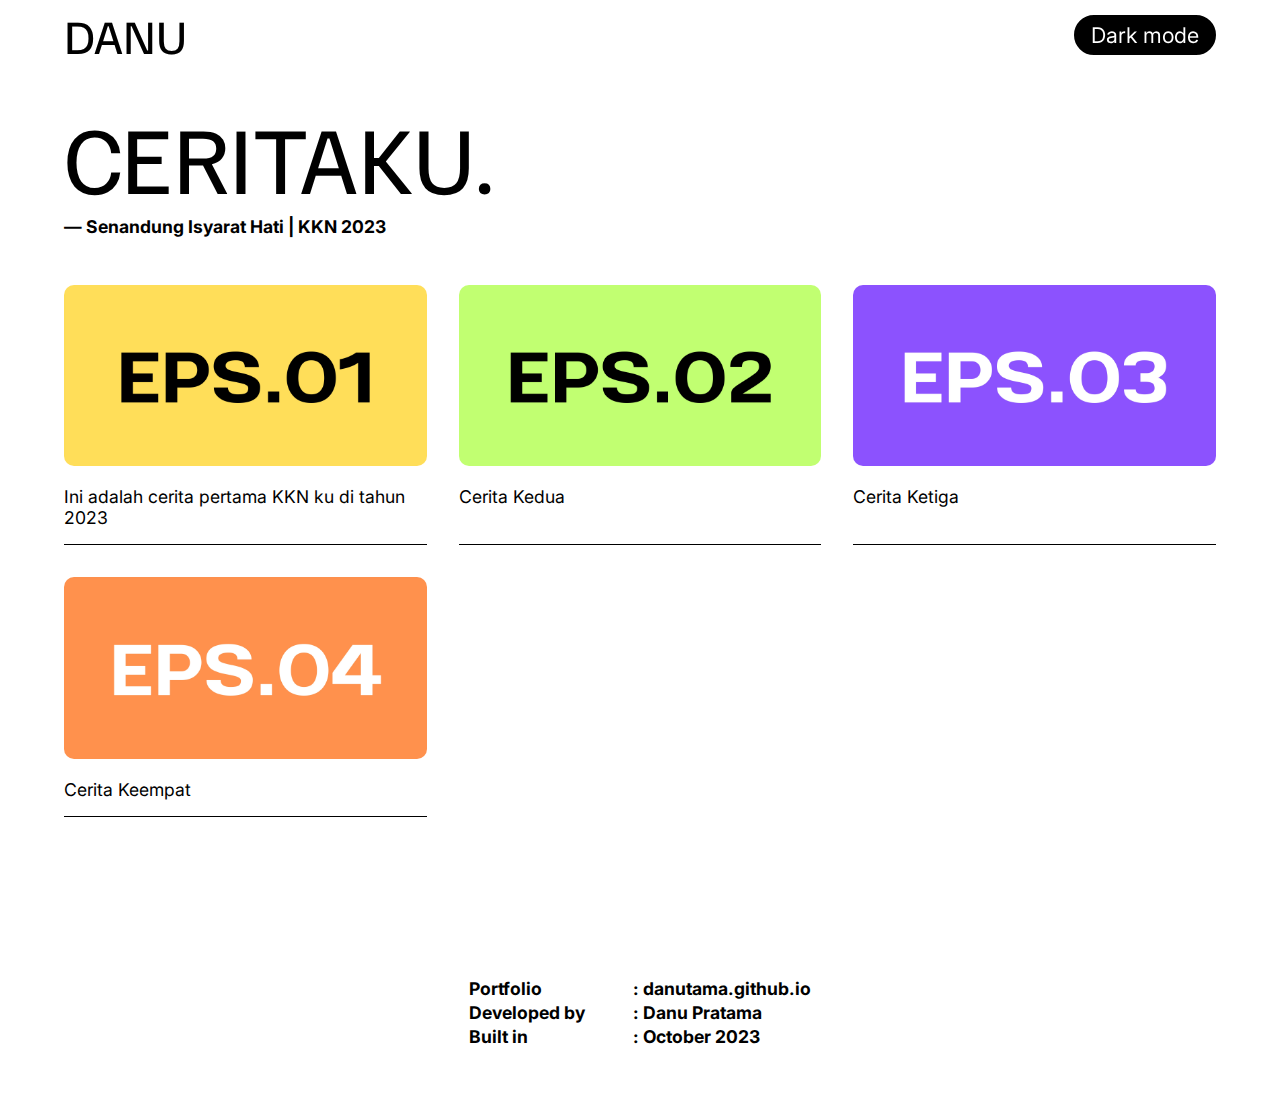
<file: index.html>
<!DOCTYPE html>

<html lang="en">
  <head>
    <meta charset="UTF-8" />
    <meta http-equiv="X-UA-Compatible" content="IE=edge" />
    <meta name="viewport" content="width=device-width, initial-scale=1.0" />

    <meta name="description" content="Personal blog for my studies">
    <meta name="keywords" content="Danu Pratama, blog">
    <meta name="robots" content="index, follow">
    <meta name="language" content="English">
    <link rel="canonical" href="https://danutama.github.io/blog">

    <meta property="og:title" content="Danu Pratama | Personal Blog">
    <meta property="og:description" content="Personal blog for my studies">
    <meta property="og:image" content="https://danutama.github.io/blog/assets/img/blog.png">
    <meta property="og:url" content="https://danutama.github.io/blog">
    <meta property="og:type" content="website">

    <title>Danu Pratama - Personal Blog</title>
    <link rel="icon" type="image/x-icon" href="https://danutama.github.io/assets/img/favicon.ico"/>
    <link rel="apple-touch-icon" href="https://danutama.github.io/assets/img/favicon.png"/>

    <link rel="preload" href="assets/js/main.js" as="script">
    <link rel="preload" href="assets/css/style.css" as="style">
    <link rel="stylesheet" href="assets/css/style.css" />

  </head>

  <body>
    <header>
      <nav id="nav">
        <div class="navbar">
          <a href="https://danutama.github.io/blog" class="nav-logo">DANU</a>
  
          <div class="navbar-btn-wrapper">
            <!-- DARK-LIGHT MODE -->
            <button class="theme-toggle-button">Dark mode</button>
            <!-- END -->
          </div>

        </div>
      </nav>
      
    </header>

    <main class="main">
      <!------------------ HERO SECTION -------------------->
      <section id="hero">

        <div class="container">
            <h1>CERITAKU.</h1>
            <p class="subtitle">&mdash; Senandung Isyarat Hati | KKN 2023</p>

            <div class="list-blog">

                <div class="blog-box">
                    <img src="assets/img/blog1.webp" alt="">

                    <div class="blog-title">
                        <a href="cerita-1">Ini adalah cerita pertama KKN ku di tahun 2023</a>
                    </div>
                </div>

                <div class="blog-box">
                    <img src="assets/img/blog2.webp" alt="">

                    <div class="blog-title">
                        <a href="cerita-2">Cerita Kedua</a>
                    </div>
                </div>

                <div class="blog-box">
                    <img src="assets/img/blog3.webp" alt="">

                    <div class="blog-title">
                        <a href="cerita-3">Cerita Ketiga</a>
                    </div>
                </div>

                <div class="blog-box">
                    <img src="assets/img/blog4.webp" alt="">

                    <div class="blog-title">
                        <a href="cerita-4">Cerita Keempat</a>
                    </div>
                </div>

            </div>
        </div>

      </section>
      <!------------------ HERO SECTION END -------------------->
    </main>

    <!------------------ FOOTER -------------------->
    <footer>
      <section id="footer-section">
        <div class="container footer">
          <div class="footer-credit-left">
            Portfolio<br>
            Developed by<br>
            Built in
          </div>
          <div class="footer-credit-right">
            <a href="https://danutama.github.io" target="_blank">: danutama.github.io</a>
            <br>: Danu Pratama
            <br>: October 2023
          </div>
        </div>
      </section>
    </footer>
    <!------------------ END -------------------->

    <!---------- SCRIPT ---------->
    <script src="https://code.jquery.com/jquery-3.5.1.min.js"></script>
    <script src="assets/js/main.js"></script>
  </body>
</html>
</file>
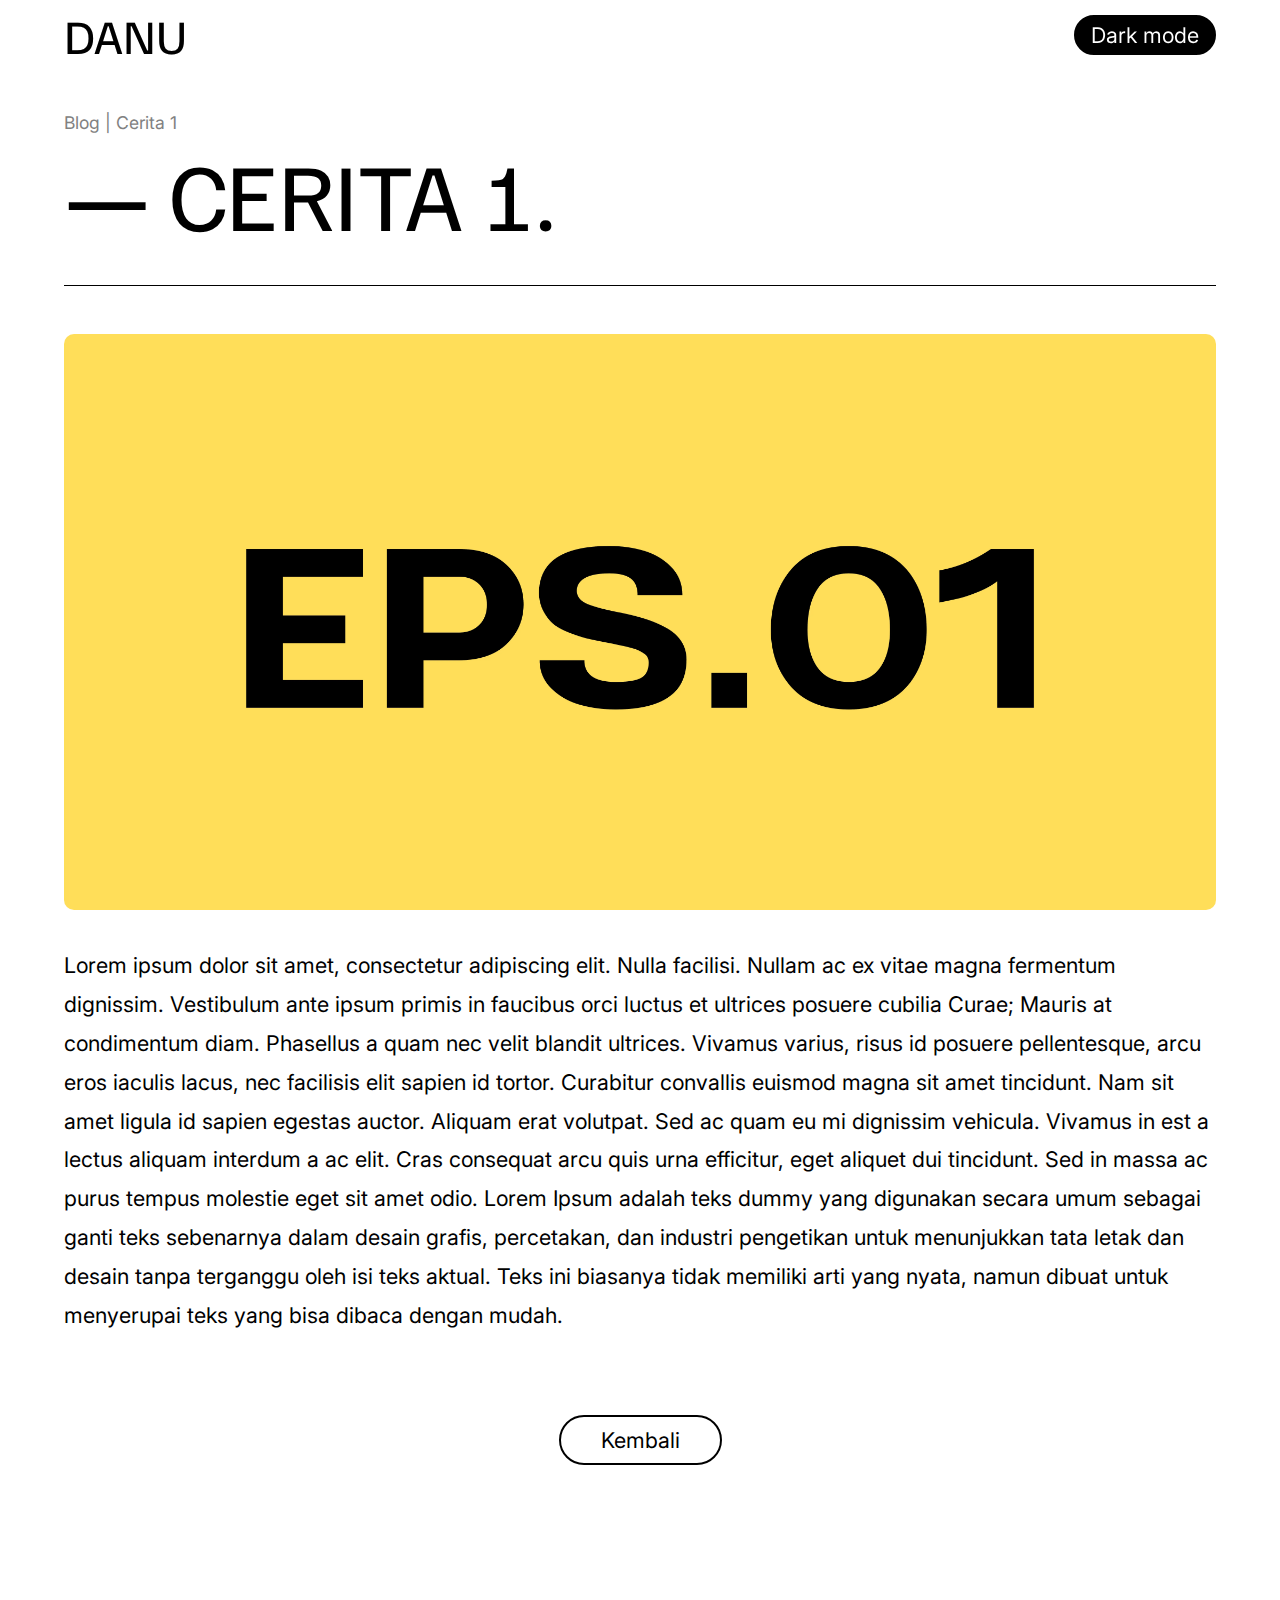
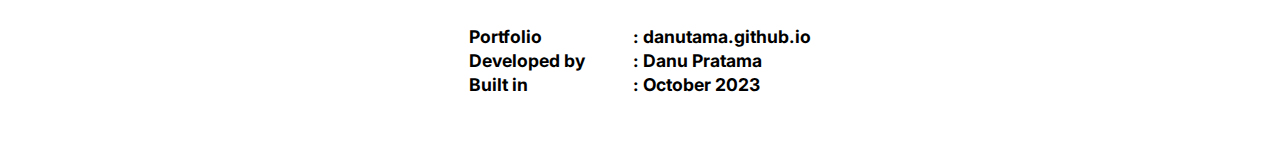
<file: cerita-1.html>
<!DOCTYPE html>

<html lang="en">
  <head>
    <meta charset="UTF-8" />
    <meta http-equiv="X-UA-Compatible" content="IE=edge" />
    <meta name="viewport" content="width=device-width, initial-scale=1.0" />

    <meta name="description" content="Personal blog for my studies" />
    <meta name="keywords" content="Danu Pratama, blog" />
    <meta name="robots" content="index, follow" />
    <meta name="language" content="English" />
    <link rel="canonical" href="https://danutama.github.io/blog" />

    <meta property="og:title" content="Danu Pratama | Cerita 1" />
    <meta property="og:description" content="Personal blog for my studies" />
    <meta property="og:image" content="https://danutama.github.io/blog/assets/img/blog1.webp" />
    <meta property="og:url" content="https://danutama.github.io/blog" />
    <meta property="og:type" content="website" />

    <title>Danu Pratama - Cerita 1</title>
    <link rel="icon" type="image/x-icon" href="https://danutama.github.io/assets/img/favicon.ico" />
    <link rel="apple-touch-icon" href="https://danutama.github.io/assets/img/favicon.png" />

    <link rel="preload" href="assets/js/main.js" as="script" />
    <link rel="preload" href="assets/css/style.css" as="style" />
    <link rel="stylesheet" href="assets/css/style.css" />
  </head>

  <body>
    <header>
      <nav id="nav">
        <div class="navbar">
          <a href="https://danutama.github.io/blog" class="nav-logo">DANU</a>

          <div class="navbar-btn-wrapper">
            <!-- DARK-LIGHT MODE -->
            <button class="theme-toggle-button">Dark mode</button>
            <!-- END -->
          </div>
        </div>
      </nav>
    </header>

    <main class="main">
      <!------------------ HERO SECTION -------------------->
      <section id="single-hero">
        <div class="container">
          <span class="breadcrumb">Blog | Cerita 1</span>
          <h1 class="single-title">&mdash; CERITA 1.</h1>
          <hr class="single-line">

          <div class="single-blog">
            <img class="banner" src="assets/img/blog1.webp" alt="" />
            <div class="single-paraghraph">
              <p>
                Lorem ipsum dolor sit amet, consectetur adipiscing elit. Nulla facilisi. Nullam ac ex vitae magna fermentum dignissim. Vestibulum ante ipsum primis in faucibus orci luctus et ultrices posuere cubilia Curae; Mauris at
                condimentum diam. Phasellus a quam nec velit blandit ultrices. Vivamus varius, risus id posuere pellentesque, arcu eros iaculis lacus, nec facilisis elit sapien id tortor. Curabitur convallis euismod magna sit amet
                tincidunt. Nam sit amet ligula id sapien egestas auctor. Aliquam erat volutpat. Sed ac quam eu mi dignissim vehicula. Vivamus in est a lectus aliquam interdum a ac elit. Cras consequat arcu quis urna efficitur, eget aliquet
                dui tincidunt. Sed in massa ac purus tempus molestie eget sit amet odio. Lorem Ipsum adalah teks dummy yang digunakan secara umum sebagai ganti teks sebenarnya dalam desain grafis, percetakan, dan industri pengetikan untuk
                menunjukkan tata letak dan desain tanpa terganggu oleh isi teks aktual. Teks ini biasanya tidak memiliki arti yang nyata, namun dibuat untuk menyerupai teks yang bisa dibaca dengan mudah.
              </p>
            </div>
          </div>

          <div class="btn-back">
            <button onclick="Previous()">Kembali</button>
          </div>
          <script>
            function Previous() {
              window.history.go(-1);
            }
          </script>
        
        </div>
      </section>
      <!------------------ HERO SECTION END -------------------->
    </main>

    <!------------------ FOOTER -------------------->
    <footer>
      <section id="footer-section">
        <div class="container footer">
          <div class="footer-credit-left">
            Portfolio<br>
            Developed by<br>
            Built in
          </div>
          <div class="footer-credit-right">
            <a href="https://danutama.github.io" target="_blank">: danutama.github.io</a>
            <br>: Danu Pratama
            <br>: October 2023
          </div>
        </div>
      </section>
    </footer>
    <!------------------ END -------------------->

    <!---------- SCRIPT ---------->
    <script src="https://code.jquery.com/jquery-3.5.1.min.js"></script>
    <script src="assets/js/main.js"></script>
  </body>
</html>
</file>
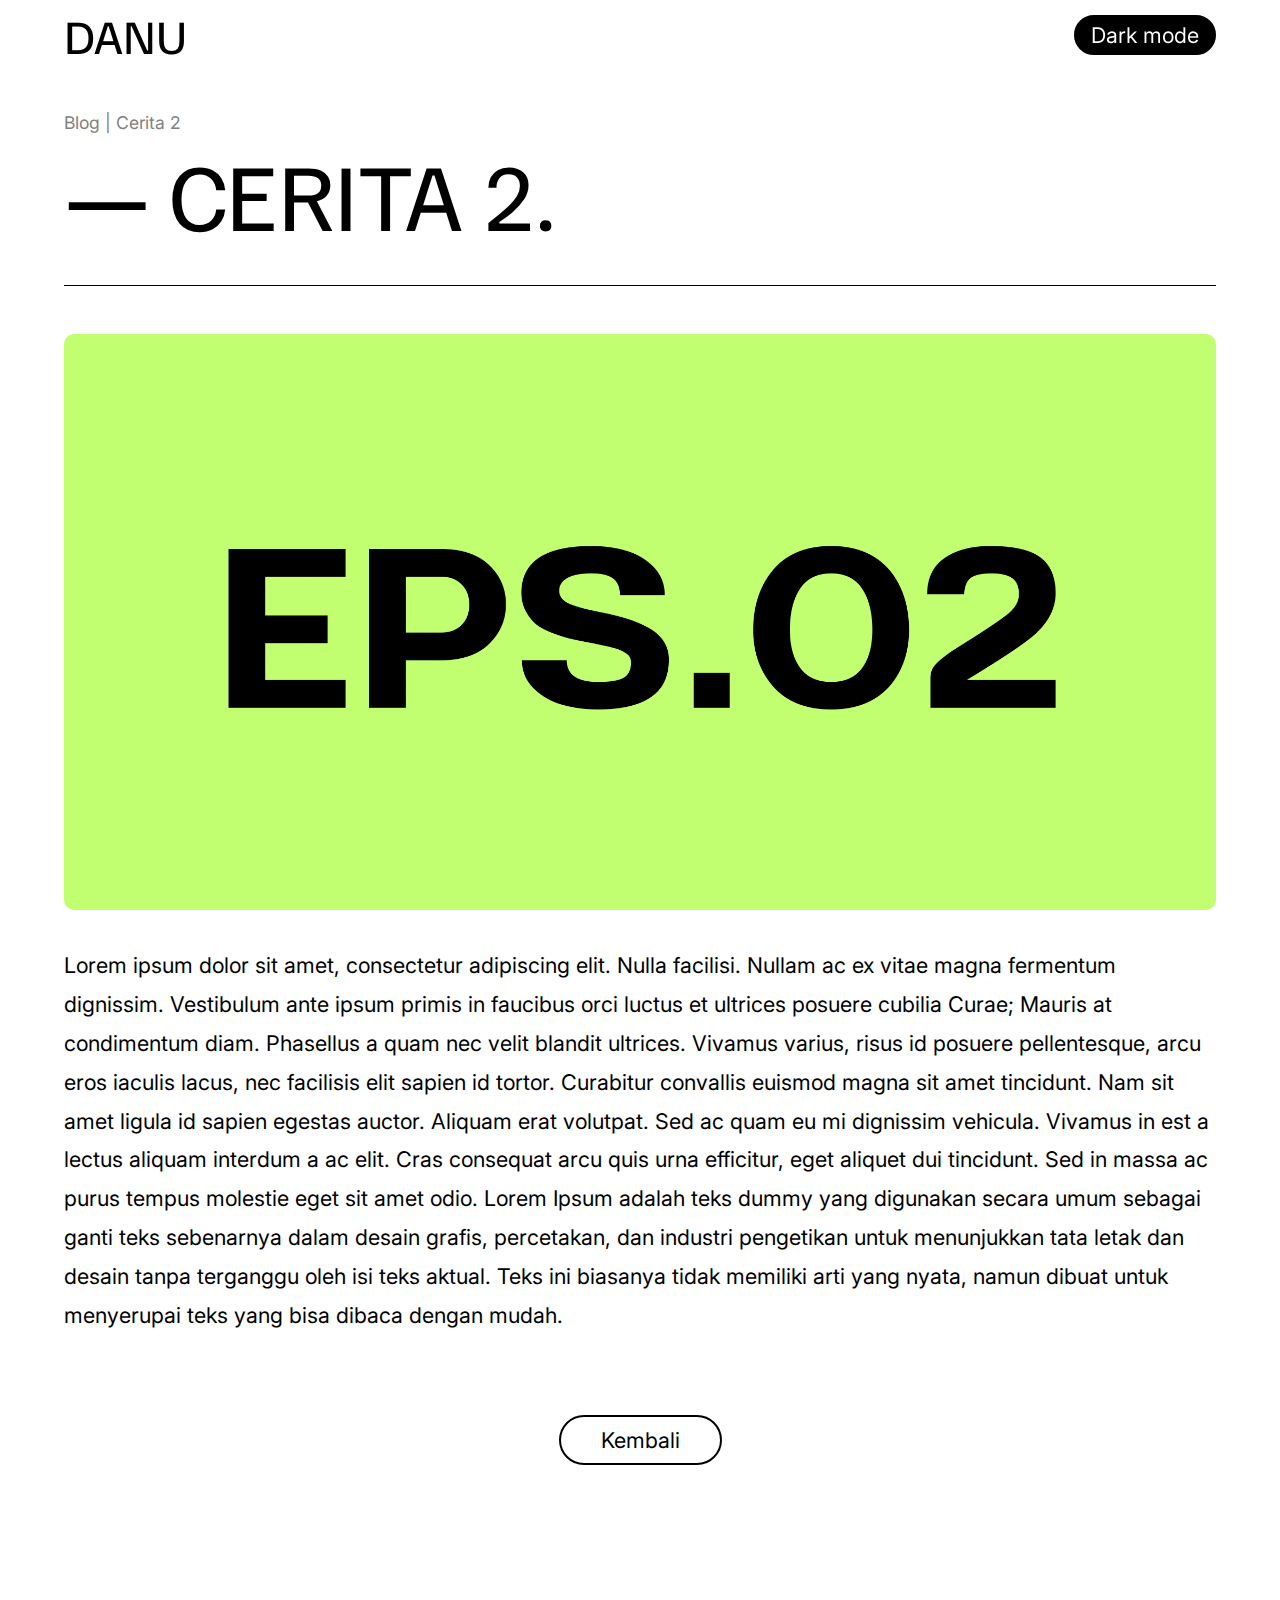
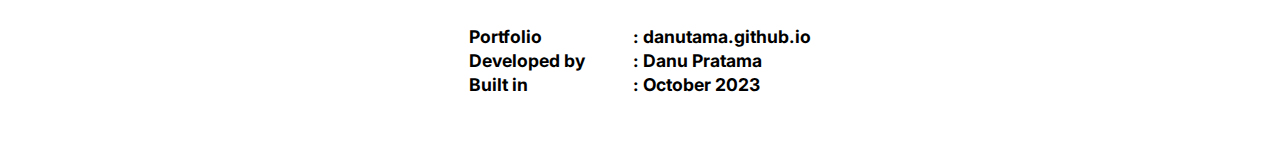
<file: cerita-2.html>
<!DOCTYPE html>

<html lang="en">
  <head>
    <meta charset="UTF-8" />
    <meta http-equiv="X-UA-Compatible" content="IE=edge" />
    <meta name="viewport" content="width=device-width, initial-scale=1.0" />

    <meta name="description" content="Personal blog for my studies" />
    <meta name="keywords" content="Danu Pratama, blog" />
    <meta name="robots" content="index, follow" />
    <meta name="language" content="English" />
    <link rel="canonical" href="https://danutama.github.io/blog" />

    <meta property="og:title" content="Danu Pratama | Cerita 2" />
    <meta property="og:description" content="Personal blog for my studies" />
    <meta property="og:image" content="https://danutama.github.io/blog/assets/img/blog2.webp" />
    <meta property="og:url" content="https://danutama.github.io/blog" />
    <meta property="og:type" content="website" />

    <title>Danu Pratama - Cerita 2</title>
    <link rel="icon" type="image/x-icon" href="https://danutama.github.io/assets/img/favicon.ico" />
    <link rel="apple-touch-icon" href="https://danutama.github.io/assets/img/favicon.png" />

    <link rel="preload" href="assets/js/main.js" as="script" />
    <link rel="preload" href="assets/css/style.css" as="style" />
    <link rel="stylesheet" href="assets/css/style.css" />
  </head>

  <body>
    <header>
      <nav id="nav">
        <div class="navbar">
          <a href="https://danutama.github.io/blog" class="nav-logo">DANU</a>

          <div class="navbar-btn-wrapper">
            <!-- DARK-LIGHT MODE -->
            <button class="theme-toggle-button">Dark mode</button>
            <!-- END -->
          </div>
        </div>
      </nav>
    </header>

    <main class="main">
      <!------------------ HERO SECTION -------------------->
      <section id="single-hero">
        <div class="container">
          <span class="breadcrumb">Blog | Cerita 2</span>
          <h1 class="single-title">&mdash; CERITA 2.</h1>
          <hr class="single-line">

          <div class="single-blog">
            <img class="banner" src="assets/img/blog2.webp" alt="" />
            <div class="single-paraghraph">
              <p>
                Lorem ipsum dolor sit amet, consectetur adipiscing elit. Nulla facilisi. Nullam ac ex vitae magna fermentum dignissim. Vestibulum ante ipsum primis in faucibus orci luctus et ultrices posuere cubilia Curae; Mauris at
                condimentum diam. Phasellus a quam nec velit blandit ultrices. Vivamus varius, risus id posuere pellentesque, arcu eros iaculis lacus, nec facilisis elit sapien id tortor. Curabitur convallis euismod magna sit amet
                tincidunt. Nam sit amet ligula id sapien egestas auctor. Aliquam erat volutpat. Sed ac quam eu mi dignissim vehicula. Vivamus in est a lectus aliquam interdum a ac elit. Cras consequat arcu quis urna efficitur, eget aliquet
                dui tincidunt. Sed in massa ac purus tempus molestie eget sit amet odio. Lorem Ipsum adalah teks dummy yang digunakan secara umum sebagai ganti teks sebenarnya dalam desain grafis, percetakan, dan industri pengetikan untuk
                menunjukkan tata letak dan desain tanpa terganggu oleh isi teks aktual. Teks ini biasanya tidak memiliki arti yang nyata, namun dibuat untuk menyerupai teks yang bisa dibaca dengan mudah.
              </p>
            </div>
          </div>

          <div class="btn-back">
            <button onclick="Previous()">Kembali</button>
          </div>
          <script>
            function Previous() {
              window.history.go(-1);
            }
          </script>
        
        </div>
      </section>
      <!------------------ HERO SECTION END -------------------->
    </main>

    <!------------------ FOOTER -------------------->
    <footer>
      <section id="footer-section">
        <div class="container footer">
          <div class="footer-credit-left">
            Portfolio<br>
            Developed by<br>
            Built in
          </div>
          <div class="footer-credit-right">
            <a href="https://danutama.github.io" target="_blank">: danutama.github.io</a>
            <br>: Danu Pratama
            <br>: October 2023
          </div>
        </div>
      </section>
    </footer>
    <!------------------ END -------------------->

    <!---------- SCRIPT ---------->
    <script src="https://code.jquery.com/jquery-3.5.1.min.js"></script>
    <script src="assets/js/main.js"></script>
  </body>
</html>
</file>
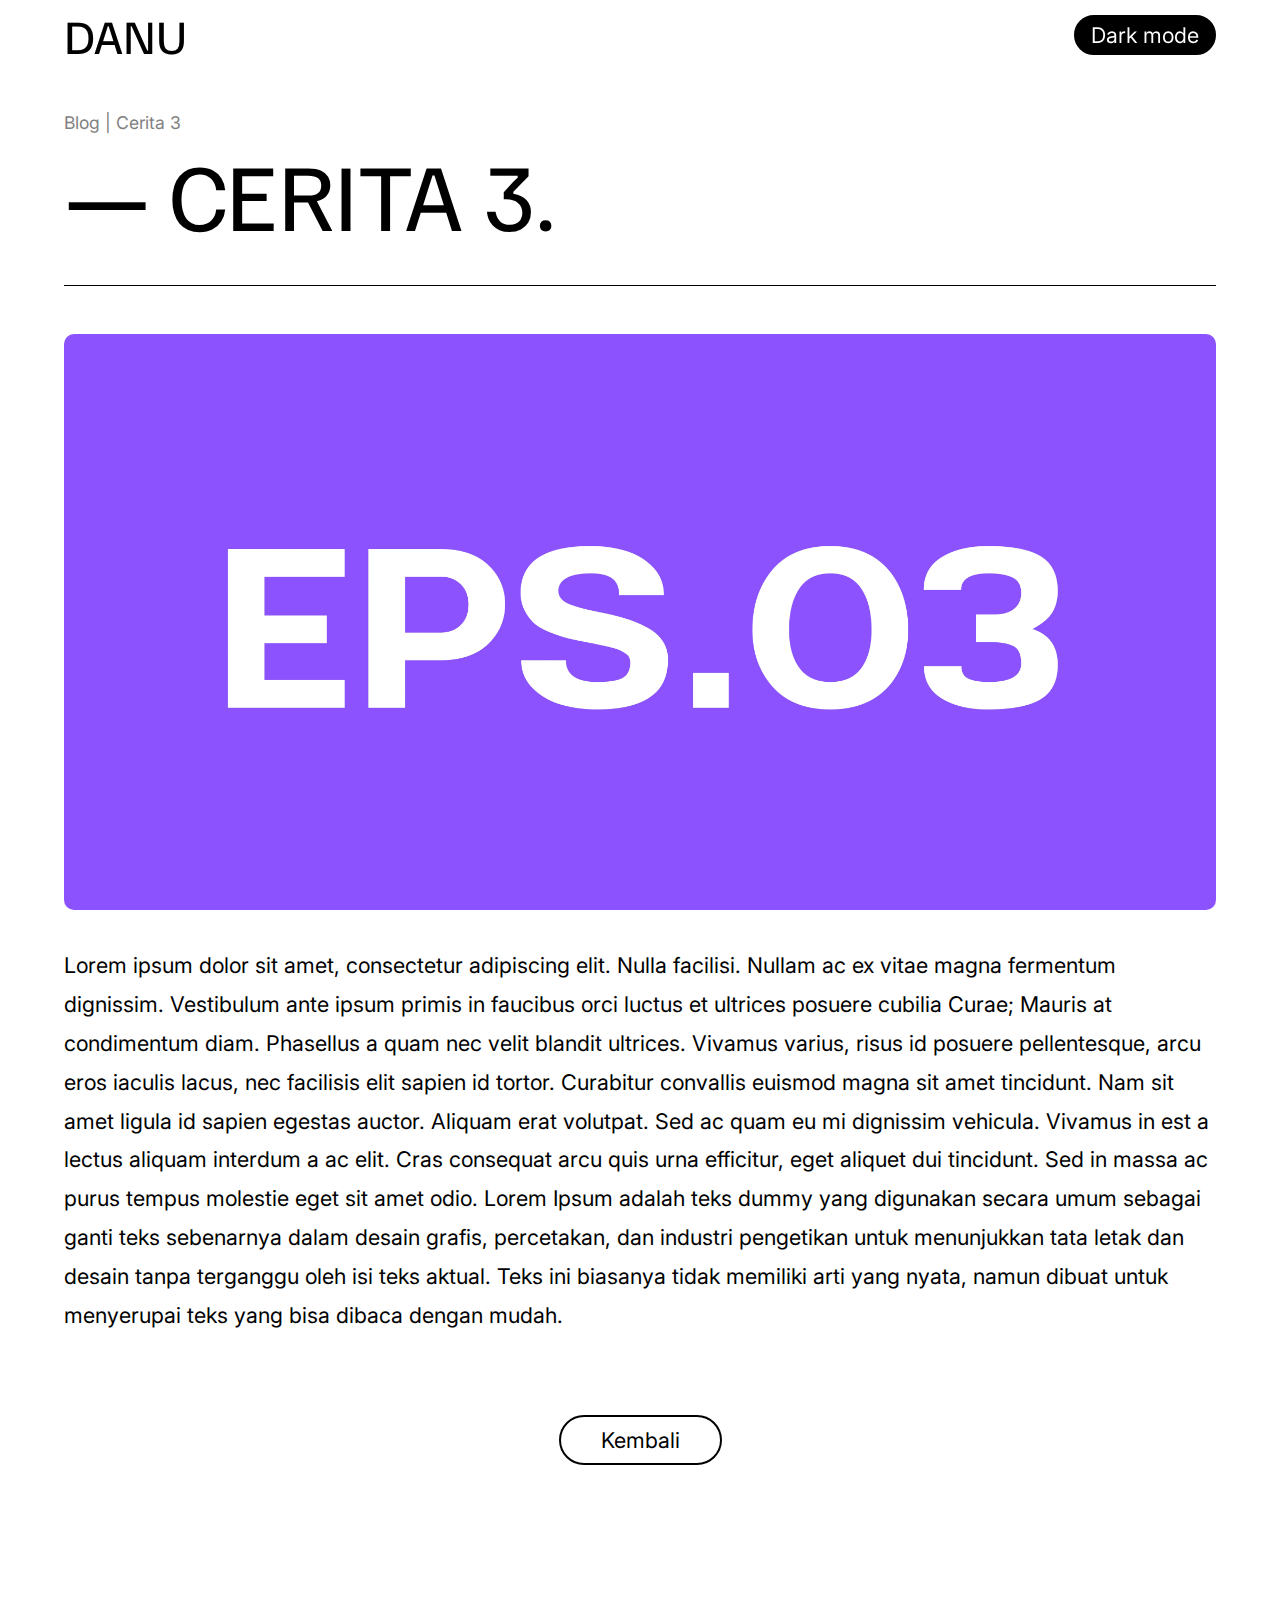
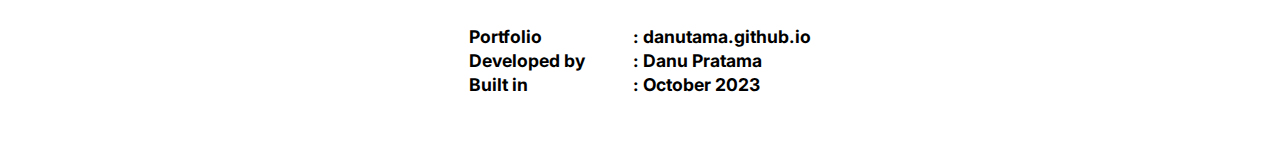
<file: cerita-3.html>
<!DOCTYPE html>

<html lang="en">
  <head>
    <meta charset="UTF-8" />
    <meta http-equiv="X-UA-Compatible" content="IE=edge" />
    <meta name="viewport" content="width=device-width, initial-scale=1.0" />

    <meta name="description" content="Personal blog for my studies" />
    <meta name="keywords" content="Danu Pratama, blog" />
    <meta name="robots" content="index, follow" />
    <meta name="language" content="English" />
    <link rel="canonical" href="https://danutama.github.io/blog" />

    <meta property="og:title" content="Danu Pratama | Cerita 3" />
    <meta property="og:description" content="Personal blog for my studies" />
    <meta property="og:image" content="https://danutama.github.io/blog/assets/img/blog3.webp" />
    <meta property="og:url" content="https://danutama.github.io/blog" />
    <meta property="og:type" content="website" />

    <title>Danu Pratama - Cerita 3</title>
    <link rel="icon" type="image/x-icon" href="https://danutama.github.io/assets/img/favicon.ico" />
    <link rel="apple-touch-icon" href="https://danutama.github.io/assets/img/favicon.png" />

    <link rel="preload" href="assets/js/main.js" as="script" />
    <link rel="preload" href="assets/css/style.css" as="style" />
    <link rel="stylesheet" href="assets/css/style.css" />
  </head>

  <body>
    <header>
      <nav id="nav">
        <div class="navbar">
          <a href="https://danutama.github.io/blog" class="nav-logo">DANU</a>

          <div class="navbar-btn-wrapper">
            <!-- DARK-LIGHT MODE -->
            <button class="theme-toggle-button">Dark mode</button>
            <!-- END -->
          </div>
        </div>
      </nav>
    </header>

    <main class="main">
      <!------------------ HERO SECTION -------------------->
      <section id="single-hero">
        <div class="container">
          <span class="breadcrumb">Blog | Cerita 3</span>
          <h1 class="single-title">&mdash; CERITA 3.</h1>
          <hr class="single-line">

          <div class="single-blog">
            <img class="banner" src="assets/img/blog3.webp" alt="" />
            <div class="single-paraghraph">
              <p>
                Lorem ipsum dolor sit amet, consectetur adipiscing elit. Nulla facilisi. Nullam ac ex vitae magna fermentum dignissim. Vestibulum ante ipsum primis in faucibus orci luctus et ultrices posuere cubilia Curae; Mauris at
                condimentum diam. Phasellus a quam nec velit blandit ultrices. Vivamus varius, risus id posuere pellentesque, arcu eros iaculis lacus, nec facilisis elit sapien id tortor. Curabitur convallis euismod magna sit amet
                tincidunt. Nam sit amet ligula id sapien egestas auctor. Aliquam erat volutpat. Sed ac quam eu mi dignissim vehicula. Vivamus in est a lectus aliquam interdum a ac elit. Cras consequat arcu quis urna efficitur, eget aliquet
                dui tincidunt. Sed in massa ac purus tempus molestie eget sit amet odio. Lorem Ipsum adalah teks dummy yang digunakan secara umum sebagai ganti teks sebenarnya dalam desain grafis, percetakan, dan industri pengetikan untuk
                menunjukkan tata letak dan desain tanpa terganggu oleh isi teks aktual. Teks ini biasanya tidak memiliki arti yang nyata, namun dibuat untuk menyerupai teks yang bisa dibaca dengan mudah.
              </p>
            </div>
          </div>

          <div class="btn-back">
            <button onclick="Previous()">Kembali</button>
          </div>
          <script>
            function Previous() {
              window.history.go(-1);
            }
          </script>
        
        </div>
      </section>
      <!------------------ HERO SECTION END -------------------->
    </main>

    <!------------------ FOOTER -------------------->
    <footer>
      <section id="footer-section">
        <div class="container footer">
          <div class="footer-credit-left">
            Portfolio<br>
            Developed by<br>
            Built in
          </div>
          <div class="footer-credit-right">
            <a href="https://danutama.github.io" target="_blank">: danutama.github.io</a>
            <br>: Danu Pratama
            <br>: October 2023
          </div>
        </div>
      </section>
    </footer>
    <!------------------ END -------------------->

    <!---------- SCRIPT ---------->
    <script src="https://code.jquery.com/jquery-3.5.1.min.js"></script>
    <script src="assets/js/main.js"></script>
  </body>
</html>
</file>
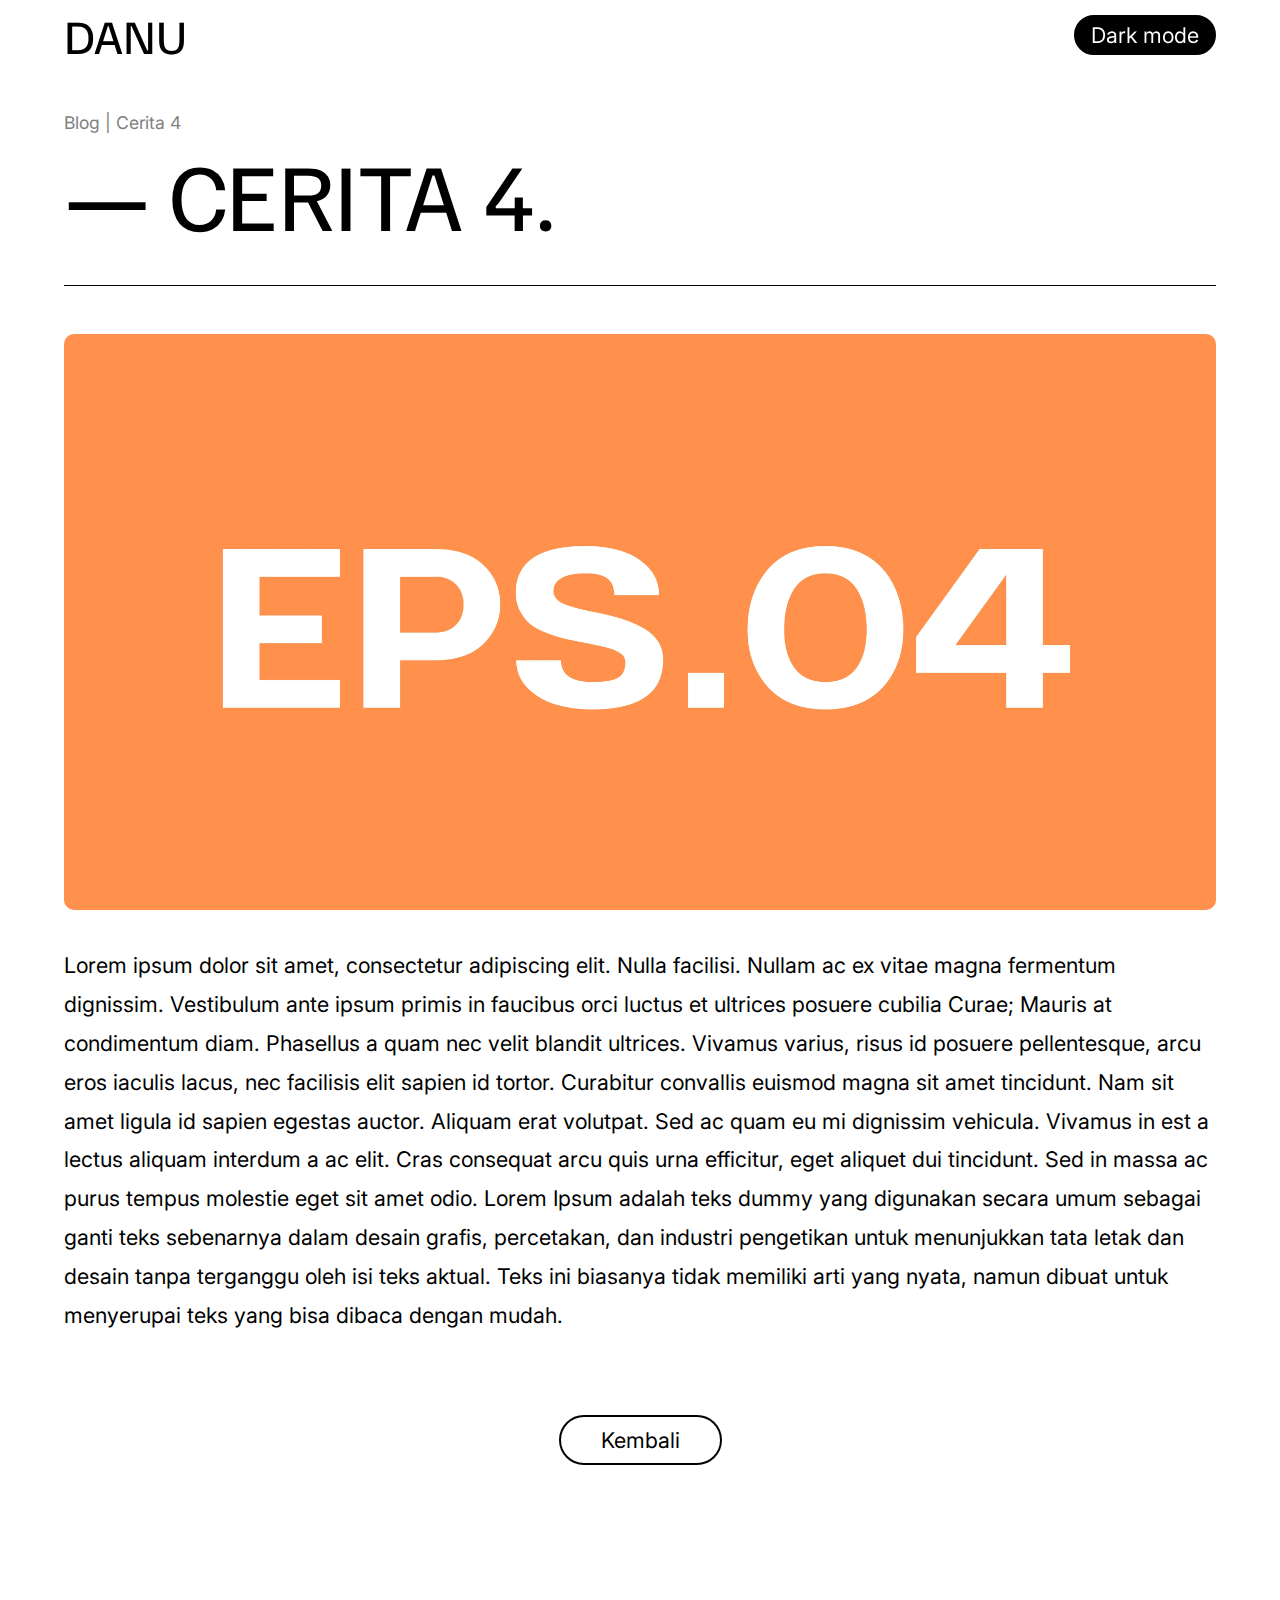
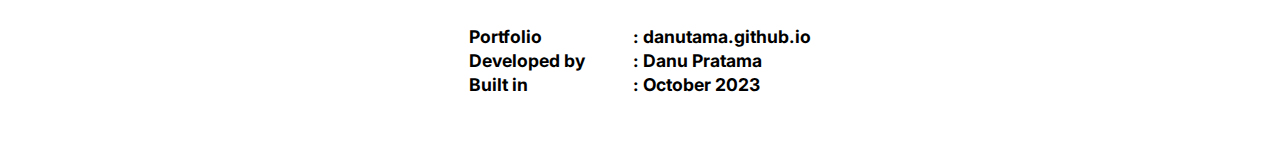
<file: cerita-4.html>
<!DOCTYPE html>

<html lang="en">
  <head>
    <meta charset="UTF-8" />
    <meta http-equiv="X-UA-Compatible" content="IE=edge" />
    <meta name="viewport" content="width=device-width, initial-scale=1.0" />

    <meta name="description" content="Personal blog for my studies" />
    <meta name="keywords" content="Danu Pratama, blog" />
    <meta name="robots" content="index, follow" />
    <meta name="language" content="English" />
    <link rel="canonical" href="https://danutama.github.io/blog" />

    <meta property="og:title" content="Danu Pratama | Cerita 4" />
    <meta property="og:description" content="Personal blog for my studies" />
    <meta property="og:image" content="https://danutama.github.io/blog/assets/img/blog4.webp" />
    <meta property="og:url" content="https://danutama.github.io/blog" />
    <meta property="og:type" content="website" />

    <title>Danu Pratama - Cerita 4</title>
    <link rel="icon" type="image/x-icon" href="https://danutama.github.io/assets/img/favicon.ico" />
    <link rel="apple-touch-icon" href="https://danutama.github.io/assets/img/favicon.png" />

    <link rel="preload" href="assets/js/main.js" as="script" />
    <link rel="preload" href="assets/css/style.css" as="style" />
    <link rel="stylesheet" href="assets/css/style.css" />
  </head>

  <body>
    <header>
      <nav id="nav">
        <div class="navbar">
          <a href="https://danutama.github.io/blog" class="nav-logo">DANU</a>

          <div class="navbar-btn-wrapper">
            <!-- DARK-LIGHT MODE -->
            <button class="theme-toggle-button">Dark mode</button>
            <!-- END -->
          </div>
        </div>
      </nav>
    </header>

    <main class="main">
      <!------------------ HERO SECTION -------------------->
      <section id="single-hero">
        <div class="container">
          <span class="breadcrumb">Blog | Cerita 4</span>
          <h1 class="single-title">&mdash; CERITA 4.</h1>
          <hr class="single-line">

          <div class="single-blog">
            <img class="banner" src="assets/img/blog4.webp" alt="" />
            <div class="single-paraghraph">
              <p>
                Lorem ipsum dolor sit amet, consectetur adipiscing elit. Nulla facilisi. Nullam ac ex vitae magna fermentum dignissim. Vestibulum ante ipsum primis in faucibus orci luctus et ultrices posuere cubilia Curae; Mauris at
                condimentum diam. Phasellus a quam nec velit blandit ultrices. Vivamus varius, risus id posuere pellentesque, arcu eros iaculis lacus, nec facilisis elit sapien id tortor. Curabitur convallis euismod magna sit amet
                tincidunt. Nam sit amet ligula id sapien egestas auctor. Aliquam erat volutpat. Sed ac quam eu mi dignissim vehicula. Vivamus in est a lectus aliquam interdum a ac elit. Cras consequat arcu quis urna efficitur, eget aliquet
                dui tincidunt. Sed in massa ac purus tempus molestie eget sit amet odio. Lorem Ipsum adalah teks dummy yang digunakan secara umum sebagai ganti teks sebenarnya dalam desain grafis, percetakan, dan industri pengetikan untuk
                menunjukkan tata letak dan desain tanpa terganggu oleh isi teks aktual. Teks ini biasanya tidak memiliki arti yang nyata, namun dibuat untuk menyerupai teks yang bisa dibaca dengan mudah.
              </p>
            </div>
          </div>

          <div class="btn-back">
            <button onclick="Previous()">Kembali</button>
          </div>
          <script>
            function Previous() {
              window.history.go(-1);
            }
          </script>
        
        </div>
      </section>
      <!------------------ HERO SECTION END -------------------->
    </main>

    <!------------------ FOOTER -------------------->
    <footer>
      <section id="footer-section">
        <div class="container footer">
          <div class="footer-credit-left">
            Portfolio<br>
            Developed by<br>
            Built in
          </div>
          <div class="footer-credit-right">
            <a href="https://danutama.github.io" target="_blank">: danutama.github.io</a>
            <br>: Danu Pratama
            <br>: October 2023
          </div>
        </div>
      </section>
    </footer>
    <!------------------ END -------------------->

    <!---------- SCRIPT ---------->
    <script src="https://code.jquery.com/jquery-3.5.1.min.js"></script>
    <script src="assets/js/main.js"></script>
  </body>
</html>
</file>
<file: assets/css/style.css>
@import url('https://fonts.googleapis.com/css2?family=Familjen+Grotesk&family=Inter&display=swap');

:root {
  /* ----- COLORS ----- */
  --white: #fff;
  --body-color: #fff;
  --dark-light: #000000;
  --light-dark: #fff;
  --gray-color: rgb(129, 129, 129);
  --secondary-color: #ededed;
  --shadow-text: rgba(113, 113, 113, 0.4);

  /* ----- FONT----- */
  --text-font-family: 'Inter';
  --special-font-family: 'Familjen Grotesk';
  --line-height: 1.8em;

  --small-fs: 1.1rem;
  --normal-fs: 1.35rem;
  --big-fs: 1.75rem;
  --xl-fs: 3rem;
  --large-fs: 6rem;
}

.dark-theme {
  --body-color: #0a0a0a;
  --dark-light: #fff;
  --light-dark: #000000;
  --secondary-color: #121212;
  --shadow-text: rgba(163, 163, 163, 0.2);
}

* {
  box-sizing: border-box;
  margin: 0;
  padding: 0;
}

html,
body {
  font-family: var(--text-font-family);
  font-weight: normal;
  background-color: var(--body-color);
  overflow: auto;
  min-height: 100vh;
}

section {
  background-color: var(--body-color);
  position: relative;
  width: 100%;
  display: flex;
  justify-content: center;
  flex-direction: column;
  align-items: center;
  padding: 5rem 0 8rem 0;
}

.container {
  width: 90%;
  max-width: 1204px;
  padding: 1rem 0;
}

h1 {
  font-family: var(--special-font-family);
  color: var(--dark-light);
  font-size: var(--large-fs);
  font-weight: normal;
}

h2 {
  font-weight: normal;
  color: var(--dark-light);
}

.subtitle {
  font-weight: bold;
  font-size: var(--small-fs);
  color: var(--dark-light);
  margin-bottom: 3rem;
}

h1::selection,
span::selection,
p::selection,
div::selection,
a::selection,
i::selection,
button::selection {
  color: var(--white);
  background-color: #ff0000;
}

li {
  list-style: none;
}

a {
  color: var(--dark-light);
}

a:hover {
  color: rgb(255, 94, 0);
}

a,
button {
  text-decoration: none;
  cursor: pointer;
}

button {
  font-family: var(--text-font-family) !important;
}

/* ========================== HEADER NAV =========================== */
/* ----------- DARK LIGHT MODE ------------ */
.navbar-btn-wrapper {
  display: flex;
  justify-content: end;
  align-items: center;
  width: 100%;
  padding: 0;
}

.theme-toggle-button {
  font-size: var(--normal-fs);
  color: #000000;
  mix-blend-mode: difference;
  background-color: var(--white);
  border: 2px solid var(--white);
  border-radius: 50px;
  padding: 5px 15px;
  outline: none;
}
/* --------- END ---------- */

nav {
  background-color: transparent;
  mix-blend-mode: difference;
  display: flex;
  justify-content: center;
  position: fixed;
  top: 0;
  width: 100%;
  z-index: 999;
}

.navbar {
  display: flex;
  justify-content: space-between;
  align-items: center;
  padding: 0.3rem 0;
  width: 90%;
  max-width: 1204px;
}

.nav-logo {
  font-family: var(--special-font-family);
  font-size: var(--xl-fs);
  color: var(--white);
  mix-blend-mode: difference;
}

.nav-logo:hover {
  color: var(--white);
}

/* ================INDEX HERO================ */
.list-blog {
  width: 100%;
  display: grid;
  gap: 2rem;
  grid-template-columns: repeat(auto-fit, minmax(min(18rem, 100%), 1fr));
}

.blog-box {
  border-bottom: solid 1px var(--dark-light);
  padding-bottom: 1rem;
}

.blog-box img {
  width: 100%;
  border-radius: 10px;
}

.blog-title {
  font-size: var(--small-fs);
  margin: 1rem 0 0 0;
}

.blog-title a {
  color: var(--dark-light);
}

.blog-title a:hover {
  text-decoration: underline;
  color: rgb(255, 94, 0);
}

/* ================= FOOTER ================= */
#footer-section {
  margin: 0 !important;
  padding: 0 0 2rem 0 !important;
}

.container.footer {
  display: flex;
  justify-content: center;
  align-items: center;
  gap: 3rem;
}

.footer-credit-left,
.footer-credit-right,
.container.footer a {
  color: var(--dark-light);
  font-size: var(--small-fs);
  text-align: start;
  font-weight: bold;
  line-height: 1.5rem;
}

.container.footer a:hover {
  text-decoration: underline;
}

/* ========================== SINGLE BLOG =========================== */
#single-hero {
  padding-top: 6rem;
}

.single-blog {
  min-height: 100vh;
  margin-bottom: 5rem;
}

.breadcrumb {
  color: var(--gray-color);
  font-size: var(--small-fs);
}

.single-title {
  margin-bottom: 2rem !important;
}

.single-line {
  margin: 0 0 3rem 0;
  border: none;
  height: 1px;
  background-color: var(--dark-light);
}

img.banner {
  width: 100%;
  margin-bottom: 2rem;
  border-radius: 10px;
}

.single-paraghraph p {
  line-height: var(--line-height);
  font-size: var(--normal-fs);
  color: var(--dark-light);
}

.btn-back {
  width: 100%;
  text-align: center;
}

.btn-back button {
  font-size: var(--normal-fs);
  background-color: transparent;
  color: var(--dark-light);
  border: solid 2px var(--dark-light);
  padding: 10px 40px;
  border-radius: 50px;
}

.btn-back button:hover,
.btn-back button:active {
  border: solid 2px var(--dark-light);
  background-color: var(--dark-light);
  color: var(--light-dark);
}

/* ========================== MEDIA QUERY =========================== */
@media (max-width: 768px) {
  :root {
    /* ----- FONT SIZE ----- */
    --small-fs: 1.1rem;
    --normal-fs: 1.25rem;
    --big-fs: 1.75rem;
    --xl-fs: 2.5rem;
    --large-fs: 4rem;
  }

  div,
  span,
  button,
  a,
  i {
    cursor: default !important;
  }
}

@media (max-width: 500px) {
  :root {
    /* ----- FONT SIZE ----- */
    --small-fs: 0.875rem;
    --normal-fs: 1rem;
    --big-fs: 1.15rem;
    --xl-fs: 1.6rem;
    --large-fs: 3.5rem;
  }

  /*============== NAVBAR BREAKPOINT ===============*/
  nav {
    padding: 10px 0;
  }

  .theme-toggle-button {
    font-size: var(--small-fs);
  }
  /* ===================== NAV END ======================= */

  .blog-title {
    font-size: var(--normal-fs);
  }

  .container.footer {
    justify-content: space-between;
    gap: 1rem;
  }
}
</file>
